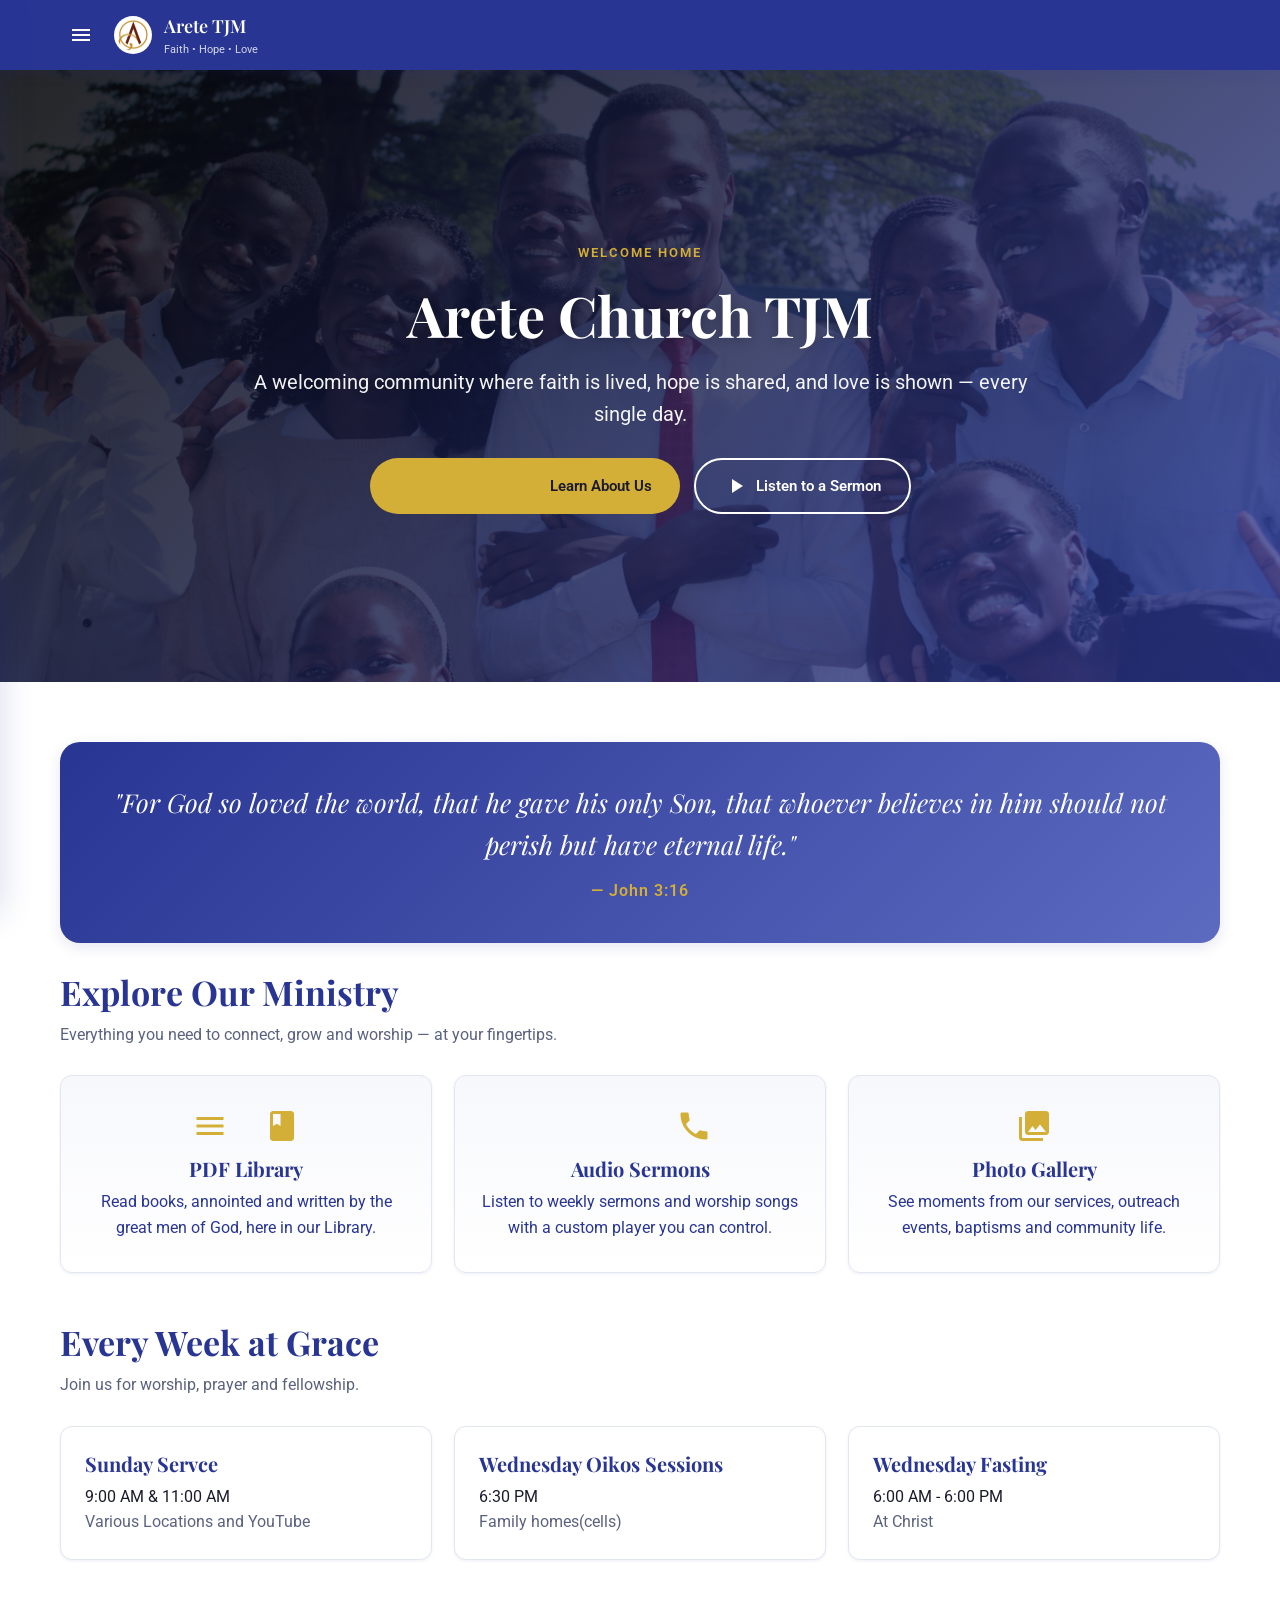
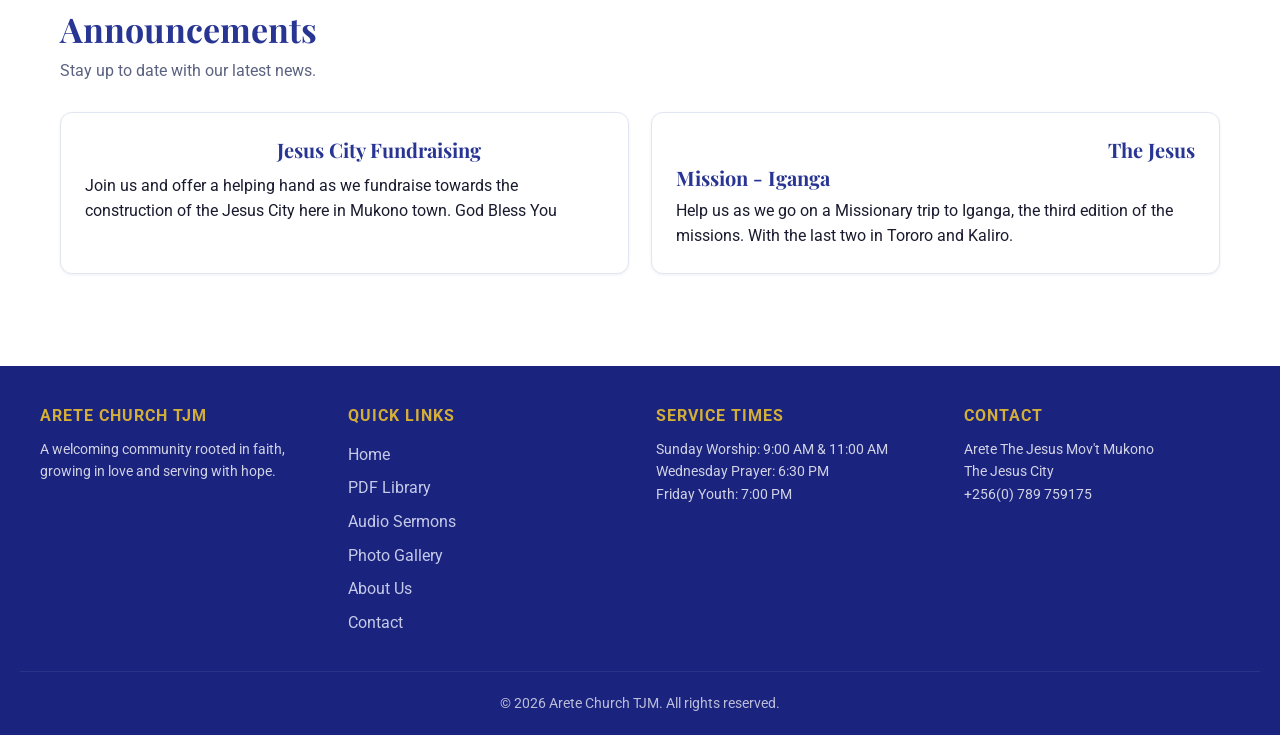
<file: index.html>
<!DOCTYPE html>
<html lang="en">
<head>
  <meta charset="UTF-8" />
  <meta name="viewport" content="width=device-width, initial-scale=1, viewport-fit=cover" />
  <meta name="theme-color" content="#283593" />
  <meta name="description" content="Arete Church TJM — a modern, welcoming church community. Read documents, listen to sermons, and view photos of our worship and outreach." />
  <title>Arete Church TJM — Faith, Hope & Love</title>
  <link rel="icon" type="image/png" href="assets/church-logo.png" />
  <link rel="manifest" href="manifest.json" />
  <link rel="preconnect" href="https://fonts.googleapis.com">
  <link rel="preconnect" href="https://fonts.gstatic.com" crossorigin>
  <link href="https://fonts.googleapis.com/css2?family=Playfair+Display:wght@600;700&family=Roboto:wght@400;500;600;700&display=swap" rel="stylesheet">
  <link href="https://fonts.googleapis.com/icon?family=Material+Icons" rel="stylesheet">
  <link rel="stylesheet" href="css/styles.css" />
</head>
<body>
  <main>
    <section class="hero">
      <div class="hero-inner">
        <span class="tag">Welcome Home</span>
        <h1>Arete Church TJM</h1>
        <p>A welcoming community where faith is lived, hope is shared, and love is shown — every single day.</p>
        <div class="btn-group">
          <a href="about.html" class="btn btn-primary"><span class="material-icons">church</span> Learn About Us</a>
          <a href="audio-library.html" class="btn btn-outline"><span class="material-icons">play_arrow</span> Listen to a Sermon</a>
        </div>
      </div>
    </section>

    <div class="container">
      <div class="scripture">
        <p class="quote">"For God so loved the world, that he gave his only Son, that whoever believes in him should not perish but have eternal life."</p>
        <p class="ref">— John 3:16</p>
      </div>

      <h2 class="section-title">Explore Our Ministry</h2>
      <p class="section-subtitle">Everything you need to connect, grow and worship — at your fingertips.</p>
      <div class="grid grid-3">
        <a href="pdf-library.html" class="card feature-card">
          <span class="material-icons icon">menu_book</span>
          <h3>PDF Library</h3>
          <p>Read books, annointed and written by the great men of God, here in our Library.</p>
        </a>
        <a href="audio-library.html" class="card feature-card">
          <span class="material-icons icon">headphones</span>
          <h3>Audio Sermons</h3>
          <p>Listen to weekly sermons and worship songs with a custom player you can control.</p>
        </a>
        <a href="gallery.html" class="card feature-card">
          <span class="material-icons icon">photo_library</span>
          <h3>Photo Gallery</h3>
          <p>See moments from our services, outreach events, baptisms and community life.</p>
        </a>
      </div>

      <h2 class="section-title" style="margin-top:48px">Every Week at Grace</h2>
      <p class="section-subtitle">Join us for worship, prayer and fellowship.</p>
      <div class="grid grid-3">
        <div class="card"><h3>Sunday Servce</h3><p>9:00 AM &amp; 11:00 AM<br><span style="color:var(--text-muted)">Various Locations and YouTube</span></p></div>
        <div class="card"><h3>Wednesday Oikos Sessions</h3><p>6:30 PM<br><span style="color:var(--text-muted)">Family homes(cells)</span></p></div>
        <div class="card"><h3>Wednesday Fasting</h3><p>6:00 AM - 6:00 PM<br><span style="color:var(--text-muted)">At Christ</span></p></div>
      </div>

      <h2 class="section-title" style="margin-top:48px">Announcements</h2>
      <p class="section-subtitle">Stay up to date with our latest news.</p>
      <div class="grid grid-2">
        <div class="card">
          <h3><span class="material-icons" style="vertical-align:middle;color:var(--gold)">campaign</span>Jesus City Fundraising</h3>
          <p>Join us and offer a helping hand as we fundraise towards the construction of the Jesus City here in Mukono town. God Bless You</p>
        </div>
        <div class="card">
          <h3><span class="material-icons" style="vertical-align:middle;color:var(--gold)">volunteer_activism</span>The Jesus Mission - Iganga</h3>
          <p>Help us as we go on a Missionary trip to Iganga, the third edition of the missions. With the last two in Tororo and Kaliro.</p>
        </div>
      </div>
    </div>
  </main>

  <script src="js/app.js"></script>
  <script>buildShell('index.html');</script>
</body>
</html>
</file>
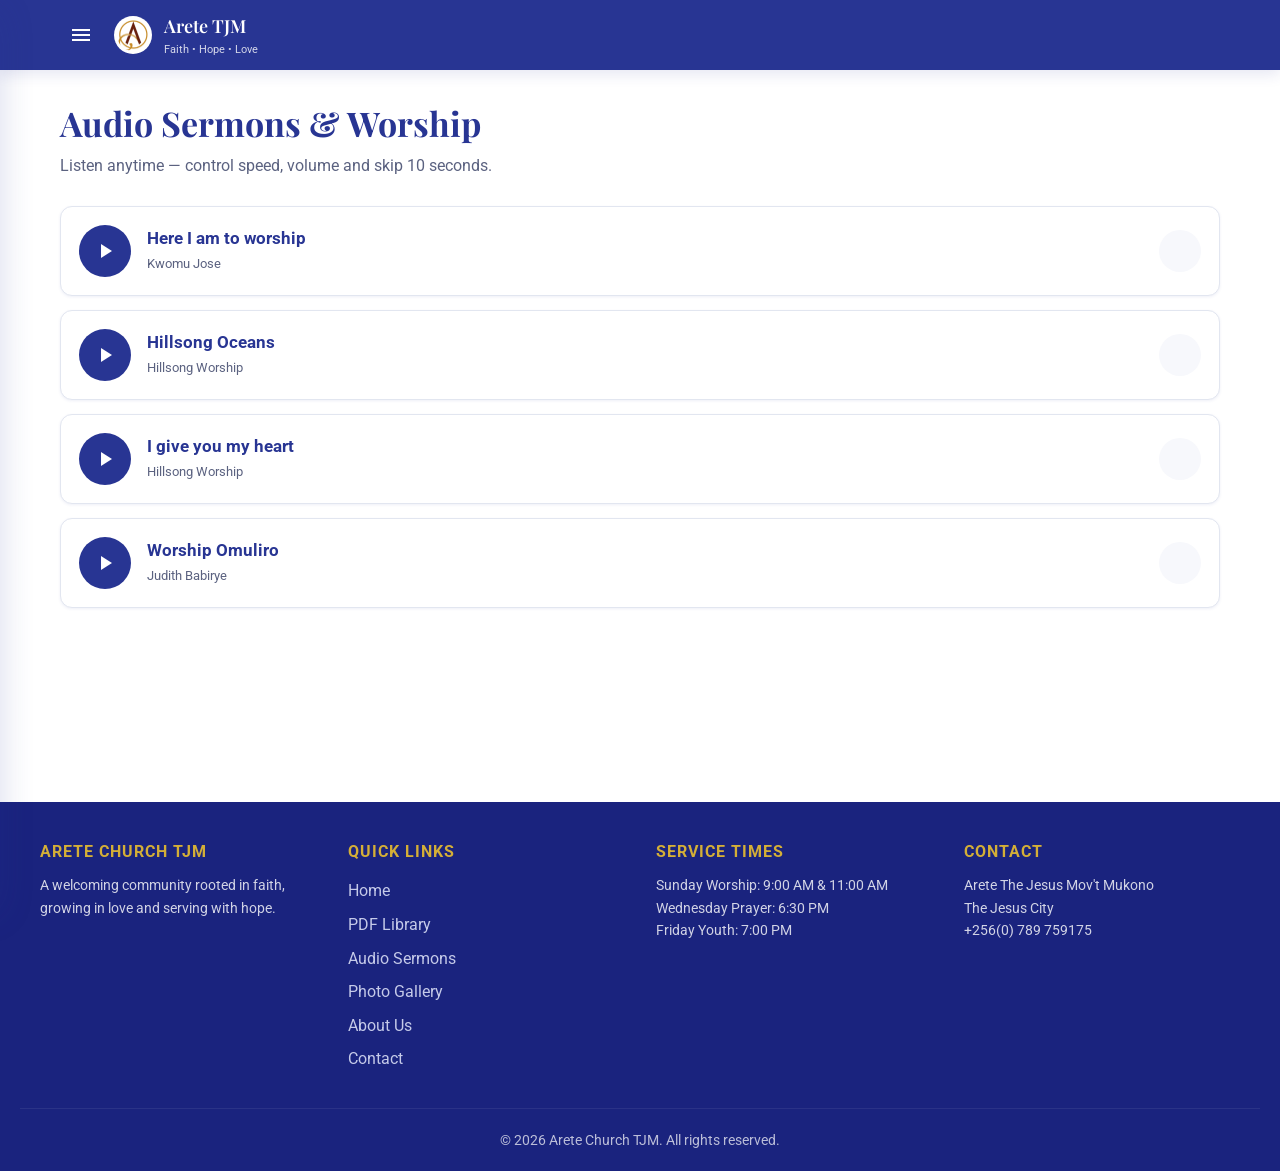
<file: audio-library.html>
<!DOCTYPE html>
<html lang="en">
<head>
  <meta charset="UTF-8" />
  <meta name="viewport" content="width=device-width, initial-scale=1" />
  <meta name="theme-color" content="#283593" />
  <meta name="description" content="Listen to sermons and worship music from Arete Church TJM with our custom audio player." />
  <title>Audio Library — Arete Church TJM</title>
  <link rel="icon" type="image/png" href="assets/church-logo.png" />
  <link href="https://fonts.googleapis.com/css2?family=Playfair+Display:wght@600;700&family=Roboto:wght@400;500;600;700&display=swap" rel="stylesheet">
  <link href="https://fonts.googleapis.com/icon?family=Material+Icons" rel="stylesheet">
  <link rel="stylesheet" href="css/styles.css" />
</head>
<body>
  <main class="container" style="padding-bottom:120px">
    <h1 class="section-title">Audio Sermons & Worship</h1>
    <p class="section-subtitle">Listen anytime — control speed, volume and skip 10 seconds.</p>

    <div id="audioList"></div>

  </main>

  <div class="player-bar" id="playerBar">
    <div class="info">
      <strong id="pTitle">—</strong>
      <span id="pSpeaker">—</span>
    </div>
    <div class="controls">
      <button id="pBack" title="Back 10s"><span class="material-icons">replay_10</span></button>
      <button id="pPlay" class="main"><span class="material-icons" id="pIcon">play_arrow</span></button>
      <button id="pFwd" title="Forward 10s"><span class="material-icons">forward_10</span></button>
      <button id="pStop" title="Stop"><span class="material-icons">stop</span></button>
    </div>
    <div class="progress-row">
      <span id="pCur">0:00</span>
      <input type="range" id="pSeek" value="0" min="0" max="100" step="0.1" />
      <span id="pDur">0:00</span>
    </div>
    <div class="controls">
      <span class="material-icons" style="color:var(--text-muted)">volume_up</span>
      <input type="range" id="pVol" min="0" max="1" step="0.05" value="1" />
      <select id="pRate" title="Playback speed">
        <option>0.5</option><option>0.75</option><option selected>1</option>
        <option>1.25</option><option>1.5</option><option>2</option>
      </select>
    </div>
  </div>

  <audio id="audioEl" preload="metadata"></audio>

  <script src="js/app.js"></script>
  <script>
    buildShell('audio-library.html');

    const tracks = [
      { title: 'Here I am to worship',         speaker: 'Kwomu Jose',       src: 'audio/here i am to worship.mp3' },
      { title: 'Hillsong Oceans',              speaker: 'Hillsong Worship', src: 'audio/hillsong_oceans_drill_remix_mp3_29811.mp3' },
      { title: 'I give you my heart',          speaker: 'Hillsong Worship', src: 'audio/lord_i_give_you_my_heart_hillsong_song_of_praise_and_worship_mp3_26285 (1).mp3' },
      { title: 'Worship Omuliro',              speaker: 'Judith Babirye',   src: 'audio/worship omuliro.mp3' },
    ];

    const list = document.getElementById('audioList');
    list.innerHTML = tracks.map((t, i) => `
      <div class="audio-item">
        <button class="play-btn" data-idx="${i}" title="Play"><span class="material-icons">play_arrow</span></button>
        <div class="meta">
          <h4>${t.title}</h4>
          <p>${t.speaker}</p>
        </div>
        <a class="icon-btn" style="color:var(--primary);background:var(--surface)" href="${t.src}" download title="Download">
          <span class="material-icons">download</span>
        </a>
      </div>
    `).join('');

    const audio = document.getElementById('audioEl');
    const bar = document.getElementById('playerBar');
    const pIcon = document.getElementById('pIcon');
    const pTitle = document.getElementById('pTitle');
    const pSpeaker = document.getElementById('pSpeaker');
    const pSeek = document.getElementById('pSeek');
    const pCur = document.getElementById('pCur');
    const pDur = document.getElementById('pDur');

    function fmt(s) { if (!isFinite(s)) return '0:00'; const m = Math.floor(s/60), x = Math.floor(s%60); return `${m}:${x.toString().padStart(2,'0')}`; }

    list.addEventListener('click', e => {
      const btn = e.target.closest('.play-btn');
      if (!btn) return;
      const t = tracks[+btn.dataset.idx];
      if (audio.src.endsWith(t.src)) { togglePlay(); return; }
      audio.src = t.src;
      pTitle.textContent = t.title; pSpeaker.textContent = t.speaker;
      bar.classList.add('active');
      audio.play().catch(() => toast('Audio file not found. Add MP3s in /audio/.'));
    });

    function togglePlay() { audio.paused ? audio.play() : audio.pause(); }
    document.getElementById('pPlay').onclick = togglePlay;
    document.getElementById('pBack').onclick = () => audio.currentTime = Math.max(0, audio.currentTime - 10);
    document.getElementById('pFwd').onclick  = () => audio.currentTime = Math.min(audio.duration || 0, audio.currentTime + 10);
    document.getElementById('pStop').onclick = () => { audio.pause(); audio.currentTime = 0; };
    document.getElementById('pVol').oninput  = e => audio.volume = +e.target.value;
    document.getElementById('pRate').onchange = e => audio.playbackRate = +e.target.value;
    pSeek.oninput = e => { if (audio.duration) audio.currentTime = (e.target.value / 100) * audio.duration; };

    audio.addEventListener('play',  () => pIcon.textContent = 'pause');
    audio.addEventListener('pause', () => pIcon.textContent = 'play_arrow');
    audio.addEventListener('timeupdate', () => {
      pCur.textContent = fmt(audio.currentTime);
      pDur.textContent = fmt(audio.duration);
      if (audio.duration) pSeek.value = (audio.currentTime / audio.duration) * 100;
    });
    audio.addEventListener('error', () => toast('Audio file not found. Add MP3s in /audio/.'));
  </script>
</body>
</html>
</file>
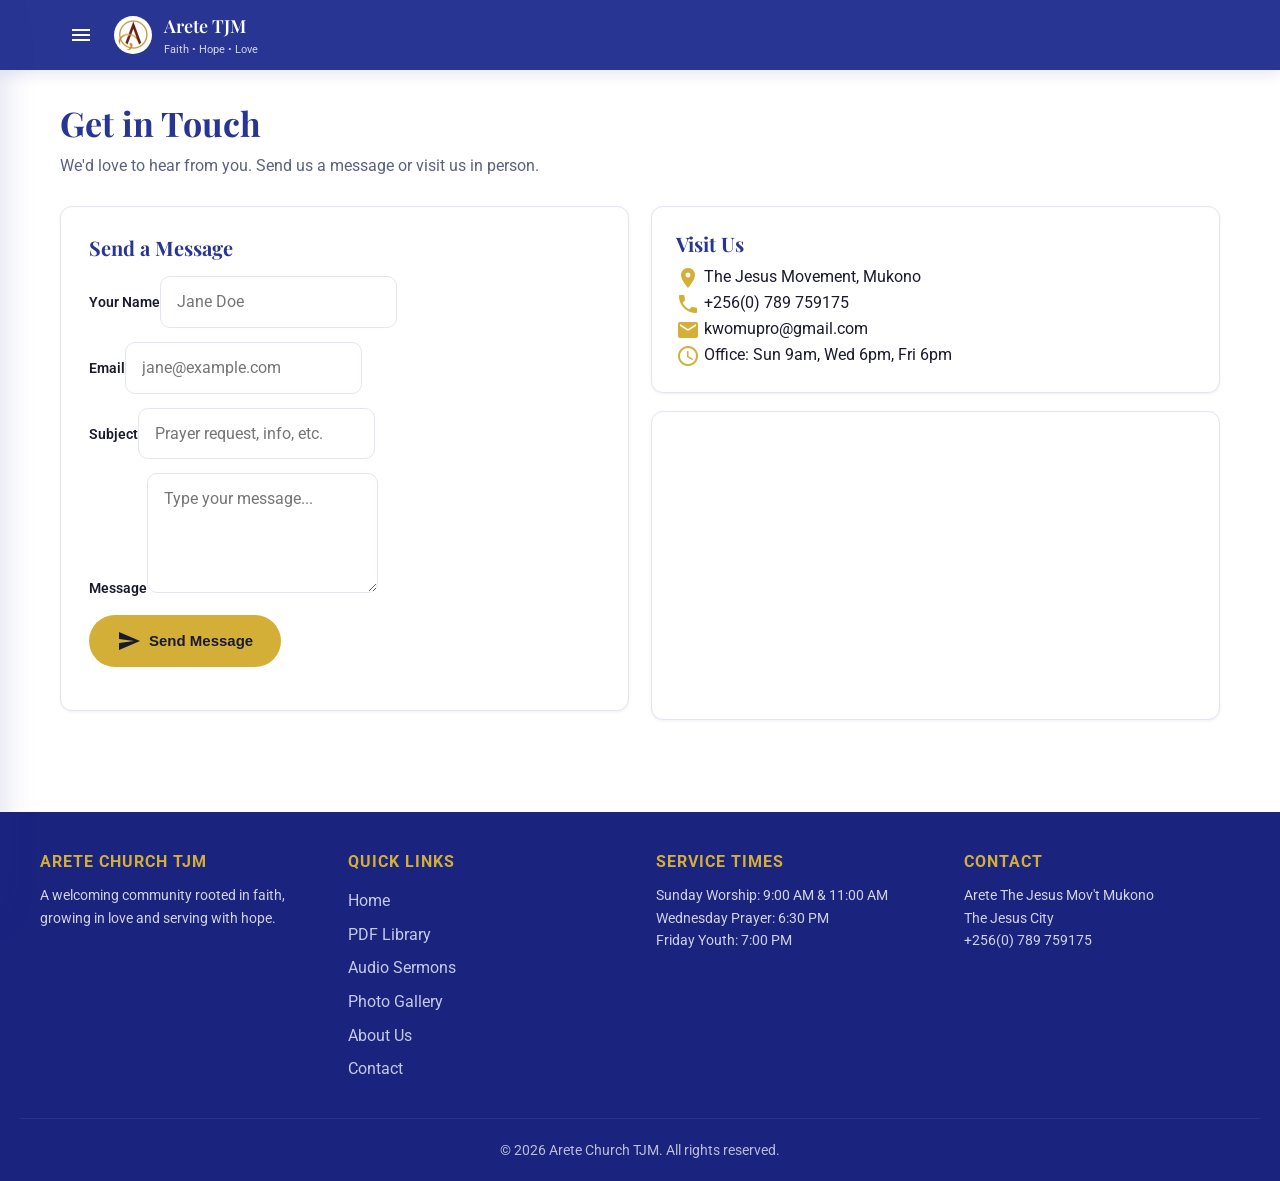
<file: contact.html>
<!DOCTYPE html>
<html lang="en">
<head>
  <meta charset="UTF-8" />
  <meta name="viewport" content="width=device-width, initial-scale=1" />
  <meta name="theme-color" content="#283593" />
  <meta name="description" content="Contact Arete Church TJM — visit us, send a message, or find our location on the map." />
  <title>Contact — Arete Church TJM</title>
  <link rel="icon" type="image/png" href="assets/church-logo.png" />
  <link href="https://fonts.googleapis.com/css2?family=Playfair+Display:wght@600;700&family=Roboto:wght@400;500;600;700&display=swap" rel="stylesheet">
  <link href="https://fonts.googleapis.com/icon?family=Material+Icons" rel="stylesheet">
  <link rel="stylesheet" href="css/styles.css" />
</head>
<body>
  <main class="container">
    <h1 class="section-title">Get in Touch</h1>
    <p class="section-subtitle">We'd love to hear from you. Send us a message or visit us in person.</p>

    <div class="grid grid-2" style="align-items:start">
      <div class="card" style="padding:28px">
        <h3 style="margin-bottom:16px">Send a Message</h3>
        <form action="https://api.web3forms.com/submit" method="POST" id="contactForm">
  <!-- Insert your Web3Forms Access Key here -->
          <input type="hidden" id="access_key" value="52373023-1542-473b-8df9-08b5ec4f4f44">
          <div><label for="name">Your Name</label><input id="name" name="name" required placeholder="Jane Doe" /></div>
          <div><label for="email">Email</label><input id="email" name="email" type="email" required placeholder="jane@example.com" /></div>
          <div><label for="subject">Subject</label><input id="subject" name="subject" required placeholder="Prayer request, info, etc." /></div>
          <div><label for="message">Message</label><textarea id="message" name="message" required placeholder="Type your message..."></textarea></div>
          <button type="submit" class="btn btn-primary" style="justify-self:start"><span class="material-icons">send</span> Send Message</button>
      </form>

<div id="formResult" style="margin-top: 15px; font-weight: bold;"></div>

      </div>

      <div>
        <div class="card" style="padding:24px;margin-bottom:18px">
          <h3>Visit Us</h3>
          <p style="margin-top:8px"><span class="material-icons" style="vertical-align:middle;color:var(--gold)">place</span> The Jesus Movement, Mukono</p>
          <p><span class="material-icons" style="vertical-align:middle;color:var(--gold)">phone</span> +256(0) 789 759175</p>
          <p><span class="material-icons" style="vertical-align:middle;color:var(--gold)">mail</span> kwomupro@gmail.com</p>
          <p><span class="material-icons" style="vertical-align:middle;color:var(--gold)">schedule</span> Office: Sun 9am, Wed 6pm, Fri 6pm</p>
        </div>
        <div class="card" style="padding:0;overflow:hidden">
          <iframe
            title="Map"
            style="width:100%;height:300px;border:0"
            src="https://www.openstreetmap.org/export/embed.html?bbox=-0.13%2C51.50%2C-0.11%2C51.51&layer=mapnik"
            loading="lazy"></iframe>
        </div>
      </div>
    </div>
  </main>

  <script src="js/app.js"></script>
  <script>
    buildShell('contact.html');
    document.getElementById('contactForm').addEventListener('submit', e => {
      e.preventDefault();
      toast('✓ Thank you! Your message has been sent.');
      e.target.reset();
    });
  </script>

  <script>
        document.getElementById('contactForm').addEventListener('submit', function(e) {
        e.preventDefault(); // Stops page reload
        
        const resultDiv = document.getElementById('formResult');
        resultDiv.textContent = "Sending...";
        resultDiv.style.color = "var(--text-muted)";

        // Capture the inputs manually
        const formData = {
            access_key: document.getElementById('access_key').value,
            name: document.getElementById('name').value,
            email: document.getElementById('email').value,
            subject: document.getElementById('subject').value,
            message: document.getElementById('message').value
        };

        // Send data to the email API endpoint
        fetch('https://api.web3forms.com/submit', {
            method: 'POST',
            headers: {
                'Content-Type': 'application/json',
                'Accept': 'application/json'
            },
            body: JSON.stringify(formData)
        })
        .then(async (response) => {
            let json = await response.json();
            if (response.status == 200) {
                resultDiv.textContent = "Message sent successfully!";
                resultDiv.style.color = "green";
                document.getElementById('contactForm').reset(); // Clear form fields
            } else {
                resultDiv.textContent = json.message || "Something went wrong.";
                resultDiv.style.color = "red";
            }
        })
        .catch(error => {
            resultDiv.textContent = "Network error. Please try again later.";
            resultDiv.style.color = "red";
        });
    });
  </script>
</body>
</html>
</file>
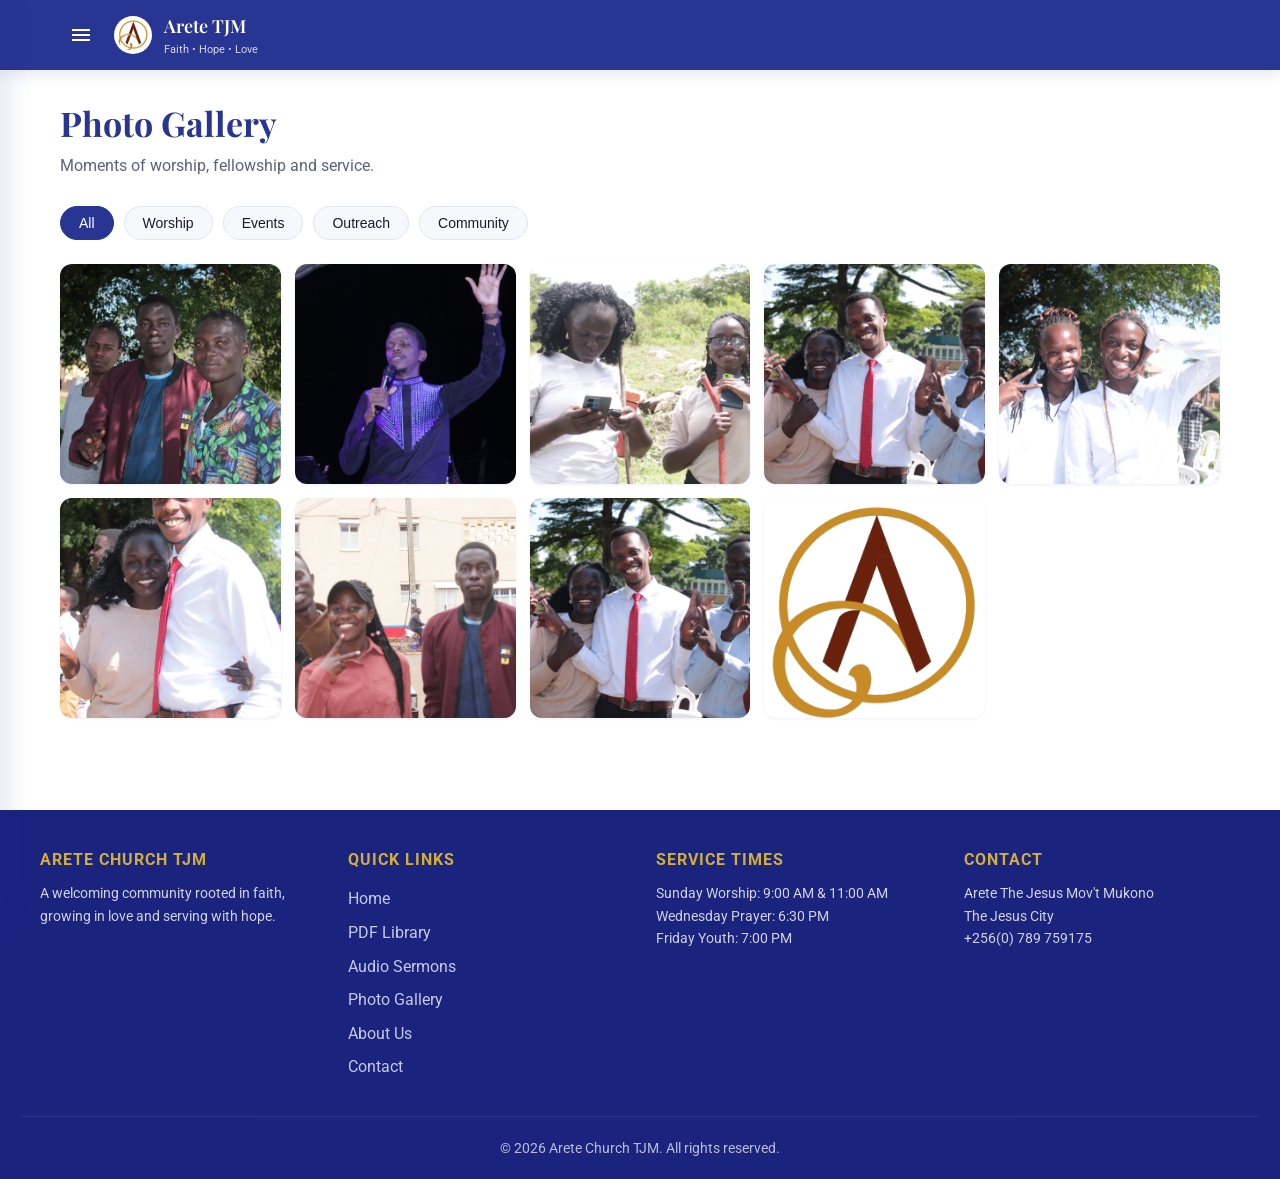
<file: gallery.html>
<!DOCTYPE html>
<html lang="en">
<head>
  <meta charset="UTF-8" />
  <meta name="viewport" content="width=device-width, initial-scale=1" />
  <meta name="theme-color" content="#283593" />
  <meta name="description" content="Browse photos from Arete Church TJM worship services, baptisms, outreach and community events." />
  <title>Photo Gallery — Arete Church TJM</title>
  <link rel="icon" type="image/png" href="assets/church-logo.png" />
  <link href="https://fonts.googleapis.com/css2?family=Playfair+Display:wght@600;700&family=Roboto:wght@400;500;600;700&display=swap" rel="stylesheet">
  <link href="https://fonts.googleapis.com/icon?family=Material+Icons" rel="stylesheet">
  <link rel="stylesheet" href="css/styles.css" />
</head>
<body>
  <main class="container">
    <h1 class="section-title">Photo Gallery</h1>
    <p class="section-subtitle">Moments of worship, fellowship and service.</p>

    <div class="gallery-filters" id="filters">
      <button class="chip active" data-cat="all">All</button>
      <button class="chip" data-cat="worship">Worship</button>
      <button class="chip" data-cat="events">Events</button>
      <button class="chip" data-cat="outreach">Outreach</button>
      <button class="chip" data-cat="community">Community</button>
    </div>

    <div class="gallery" id="gallery"></div>
  </main>

  <div class="lightbox" id="lightbox">
    <button class="lb-close" aria-label="Close">✕</button>
    <button class="lb-prev" aria-label="Previous">‹</button>
    <img id="lbImage" alt="" />
    <button class="lb-next" aria-label="Next">›</button>
    <div class="lb-caption" id="lbCaption"></div>
  </div>

  <script src="js/app.js"></script>
  <script>
    buildShell('gallery.html');

    const photos = [
      { src: 'assets/gallery-11.jpg', cat: 'worship',   caption: 'Sunday Worship Service' },
      { src: 'assets/gallery-12.jpg', cat: 'events',    caption: 'Christmas Eve Service' },
      { src: 'assets/gallery-13.jpg', cat: 'community', caption: 'Fellowship Gathering' },
      { src: 'assets/gallery-10.jpg', cat: 'outreach',  caption: 'Community Outreach' },
      { src: 'assets/gallery-9.jpg', cat: 'worship',   caption: 'Choir Performance' },
      { src: 'assets/gallery-14.jpg', cat: 'events',    caption: 'Baptism Sunday' },
      { src: 'assets/gallery-15.jpg', cat: 'community', caption: 'Youth Ministry Night' },
      { src: 'assets/gallery-10.jpg', cat: 'outreach', caption: 'Youth Ministry' },
      { src: 'assets/church-logo.png', cat: 'outreach',  caption: 'Food Drive Volunteers' },
    ];

    const gallery = document.getElementById('gallery');
    let filtered = [...photos];
    let current = 0;

    function render(cat) {
      filtered = cat === 'all' ? [...photos] : photos.filter(p => p.cat === cat);
      gallery.innerHTML = filtered.map((p, i) =>
        `<img src="${p.src}" alt="${p.caption}" loading="lazy" data-index="${i}">`
      ).join('');
    }

    document.getElementById('filters').addEventListener('click', e => {
      if (!e.target.matches('.chip')) return;
      document.querySelectorAll('.chip').forEach(c => c.classList.remove('active'));
      e.target.classList.add('active');
      render(e.target.dataset.cat);
    });

    const lb = document.getElementById('lightbox');
    const lbImg = document.getElementById('lbImage');
    const lbCap = document.getElementById('lbCaption');

    gallery.addEventListener('click', e => {
      if (e.target.tagName !== 'IMG') return;
      current = +e.target.dataset.index;
      show();
    });
    function show() {
      lbImg.src = filtered[current].src;
      lbCap.textContent = filtered[current].caption;
      lb.classList.add('open');
    }
    lb.querySelector('.lb-close').onclick = () => lb.classList.remove('open');
    lb.querySelector('.lb-prev').onclick = () => { current = (current - 1 + filtered.length) % filtered.length; show(); };
    lb.querySelector('.lb-next').onclick = () => { current = (current + 1) % filtered.length; show(); };
    lb.addEventListener('click', e => { if (e.target === lb) lb.classList.remove('open'); });
    document.addEventListener('keydown', e => {
      if (!lb.classList.contains('open')) return;
      if (e.key === 'Escape') lb.classList.remove('open');
      if (e.key === 'ArrowLeft') lb.querySelector('.lb-prev').click();
      if (e.key === 'ArrowRight') lb.querySelector('.lb-next').click();
    });

    render('all');
  </script>
</body>
</html>
</file>
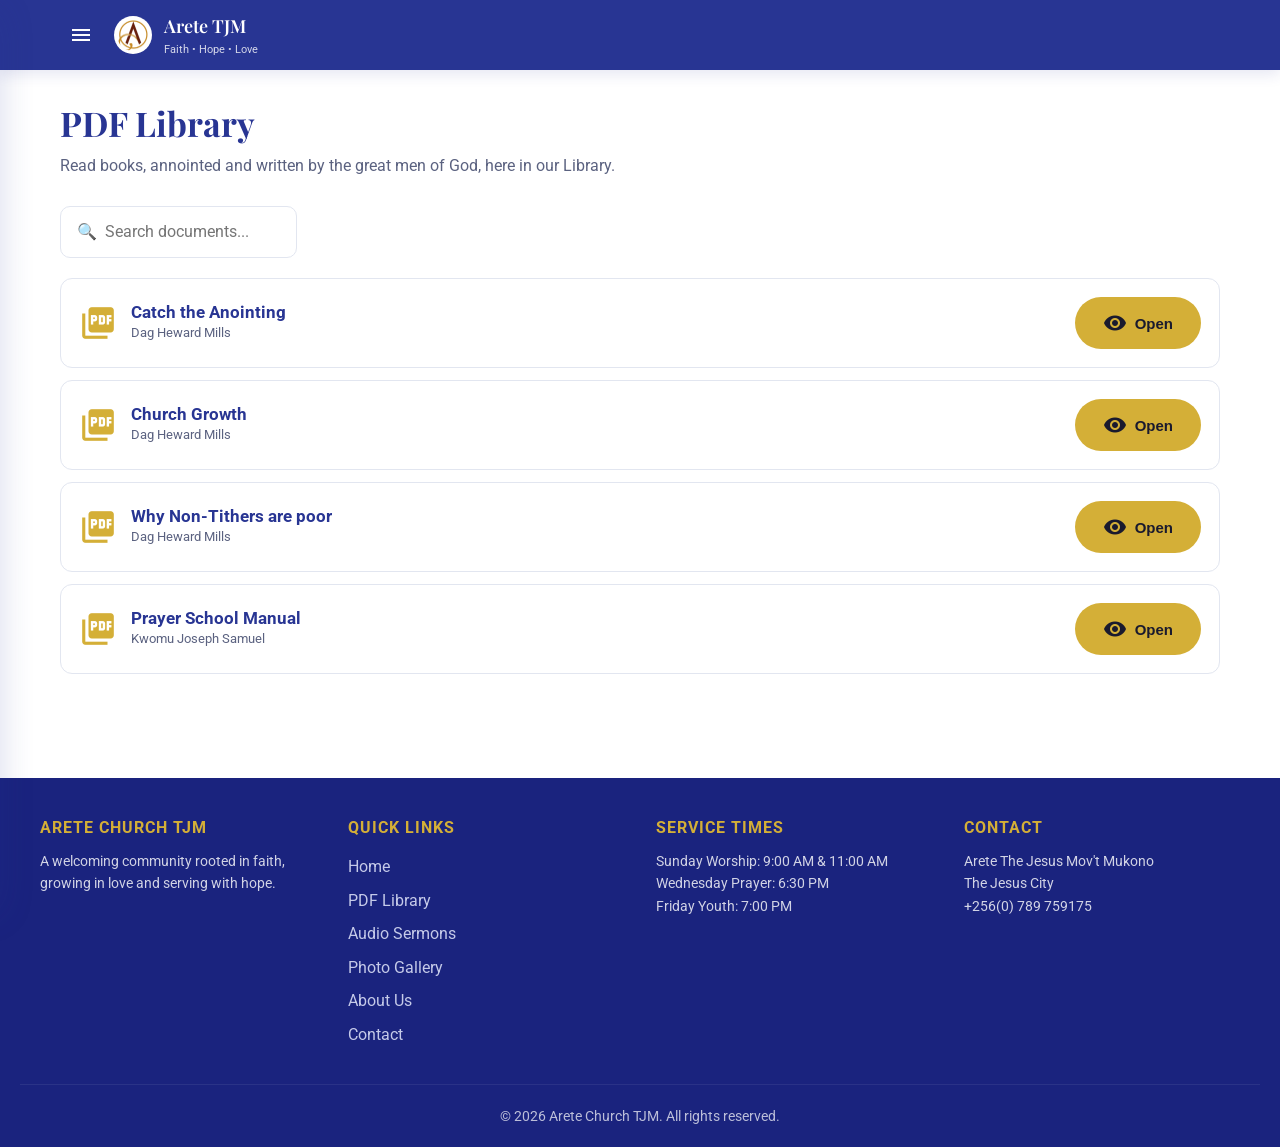
<file: pdf-library.html>
<!DOCTYPE html>
<html lang="en">
<head>
  <meta charset="UTF-8" />
  <meta name="viewport" content="width=device-width, initial-scale=1" />
  <meta name="theme-color" content="#283593" />
  <meta name="description" content="Read devotionals, study guides and church bulletins in the Arete Church TJM PDF Library." />
  <title>PDF Library — Arete Church TJM</title>
  <link rel="icon" type="image/png" href="assets/church-logo.png" />
  <link href="https://fonts.googleapis.com/css2?family=Playfair+Display:wght@600;700&family=Roboto:wght@400;500;600;700&display=swap" rel="stylesheet">
  <link href="https://fonts.googleapis.com/icon?family=Material+Icons" rel="stylesheet">
  <link rel="stylesheet" href="css/styles.css" />
</head>
<body>
  <main class="container">
    <h1 class="section-title">PDF Library</h1>
    <p class="section-subtitle">Read books, annointed and written by the great men of God, here in our Library.</p>

    <input type="search" id="search" placeholder="🔍  Search documents..." style="margin-bottom:20px" />

    <div class="pdf-list" id="pdfList"></div>

    <div id="viewer" style="display:none;margin-top:24px">
      <div style="display:flex;gap:10px;align-items:center;margin-bottom:12px;flex-wrap:wrap">
        <button class="btn btn-primary" id="closeViewer"><span class="material-icons">close</span> Close</button>
        <a id="downloadLink" class="btn btn-outline" style="color:var(--primary);border-color:var(--primary)" download>
          <span class="material-icons">download</span> Download
        </a>
        <strong id="viewerTitle" style="color:var(--primary)"></strong>
      </div>
      <iframe id="pdfFrame" style="width:100%;height:80vh;border:1px solid var(--border);border-radius:var(--radius)"></iframe>
    </div>

  <script src="js/app.js"></script>
  <script>
    buildShell('pdf-library.html');

    const docs = [
      { title: 'Catch the Anointing',    desc: 'Dag Heward Mills',              file: 'pdfs/Catch the Anointing - Dag Heward-Mills.pdf' },
      { title: 'Church Growth',       desc: 'Dag Heward Mills',   file: 'pdfs/Church_Growth_-_Dag_Heward-M (1).pdf' },
      { title: 'Why Non-Tithers are poor',  desc: 'Dag Heward Mills',          file: 'pdfs/Why-Non-Tithing-Christians-Become-Poor-a-Dag-Heward-Mills.pdf' },
      { title: 'Prayer School Manual',     desc: 'Kwomu Joseph Samuel',           file: 'pdfs/Prayer school manual.pdf' },
    ];

    const list = document.getElementById('pdfList');
    const viewer = document.getElementById('viewer');
    const frame = document.getElementById('pdfFrame');
    const search = document.getElementById('search');

    function render(q = '') {
      const filtered = docs.filter(d => d.title.toLowerCase().includes(q.toLowerCase()));
      list.innerHTML = filtered.map(d => `
        <div class="pdf-item" data-file="${d.file}" data-title="${d.title}">
          <span class="material-icons pdf-icon">picture_as_pdf</span>
          <div class="pdf-meta">
            <h4>${d.title}</h4>
            <p>${d.desc}</p>
          </div>
          <button class="btn btn-primary"><span class="material-icons">visibility</span> Open</button>
        </div>
      `).join('') || `<p style="color:var(--text-muted)">No documents match "${q}".</p>`;
    }

    list.addEventListener('click', e => {
      const item = e.target.closest('.pdf-item');
      if (!item) return;
      const file = item.dataset.file;
      frame.src = file;
      document.getElementById('viewerTitle').textContent = item.dataset.title;
      document.getElementById('downloadLink').href = file;
      viewer.style.display = 'block';
      localStorage.setItem('lastPdf', file);
      viewer.scrollIntoView({ behavior: 'smooth' });
    });

    document.getElementById('closeViewer').onclick = () => {
      viewer.style.display = 'none'; frame.src = '';
    };
    search.addEventListener('input', e => render(e.target.value));

    render();
    const last = localStorage.getItem('lastPdf');
    if (last) toast('Tip: your last opened document is remembered.');
  </script>
</body>
</html>
</file>
<file: css/styles.css>
/* Arete Church TJM — Static Site
   Theme: Indigo-blue + Gold accents, Material Design inspired */

:root {
  --primary: #283593;        /* royal indigo blue */
  --primary-dark: #1a237e;
  --primary-light: #5c6bc0;
  --gold: #d4af37;
  --gold-light: #f1c40f;
  --bg: #ffffff;
  --surface: #f7f8fc;
  --surface-2: #eef1f8;
  --text: #1a1a2e;
  --text-muted: #5b6280;
  --border: #e2e6f0;
  --shadow-sm: 0 1px 3px rgba(40, 53, 147, 0.08);
  --shadow-md: 0 4px 14px rgba(40, 53, 147, 0.12);
  --shadow-lg: 0 12px 32px rgba(40, 53, 147, 0.18);
  --radius: 12px;
  --radius-lg: 20px;
  --transition: 0.25s ease;
}

[data-theme="dark"] {
  --bg: #0f1226;
  --surface: #181c3a;
  --surface-2: #222853;
  --text: #f0f2ff;
  --text-muted: #a4abd0;
  --border: #2a2f55;
}

* { box-sizing: border-box; margin: 0; padding: 0; }

html { scroll-behavior: smooth; }

body {
  font-family: 'Roboto', 'Segoe UI', system-ui, -apple-system, sans-serif;
  background: var(--bg);
  color: var(--text);
  line-height: 1.6;
  -webkit-font-smoothing: antialiased;
  transition: background var(--transition), color var(--transition);
}

h1, h2, h3, h4 {
  font-family: 'Playfair Display', Georgia, serif;
  font-weight: 700;
  line-height: 1.25;
  color: var(--text);
}

a { color: var(--primary); text-decoration: none; transition: color var(--transition); }
a:hover { color: var(--gold); }

img { max-width: 100%; display: block; }

/* ===== App Bar ===== */
.appbar {
  position: sticky; top: 0; z-index: 100;
  background: var(--primary);
  color: #fff;
  box-shadow: var(--shadow-md);
}
.appbar-inner {
  max-width: 1200px; margin: 0 auto;
  display: flex; align-items: center; gap: 12px;
  padding: 12px 20px;
}
.brand {
  display: flex; align-items: center; gap: 12px;
  color: #fff; font-weight: 600; font-size: 18px;
  font-family: 'Playfair Display', serif;
}
.brand img { width: 38px; height: 38px; border-radius: 50%; background: #fff; padding: 3px; }
.brand small { display: block; font-size: 11px; opacity: 0.8; font-weight: 400; font-family: 'Roboto', sans-serif; }
.spacer { flex: 1; }

.icon-btn {
  background: transparent; border: 0; color: #fff;
  width: 42px; height: 42px; border-radius: 50%;
  cursor: pointer; font-size: 22px;
  display: inline-flex; align-items: center; justify-content: center;
  transition: background var(--transition);
}
.icon-btn:hover { background: rgba(255,255,255,0.15); }

/* ===== Nav Drawer ===== */
.drawer-overlay {
  position: fixed; inset: 0; background: rgba(0,0,0,0.5);
  opacity: 0; pointer-events: none; transition: opacity var(--transition);
  z-index: 200;
}
.drawer-overlay.open { opacity: 1; pointer-events: auto; }
.drawer {
  position: fixed; top: 0; left: 0; bottom: 0;
  width: 280px; max-width: 80vw;
  background: var(--bg); color: var(--text);
  box-shadow: var(--shadow-lg);
  transform: translateX(-100%); transition: transform var(--transition);
  z-index: 201;
  display: flex; flex-direction: column;
}
.drawer.open { transform: translateX(0); }
.drawer-head {
  background: linear-gradient(135deg, var(--primary) 0%, var(--primary-light) 100%);
  color: #fff; padding: 24px 20px;
}
.drawer-head h3 { color: #fff; font-size: 20px; }
.drawer-head p { font-size: 13px; opacity: 0.85; }
.drawer-nav { padding: 12px 0; flex: 1; overflow-y: auto; }
.drawer-nav a {
  display: flex; align-items: center; gap: 14px;
  padding: 14px 20px; color: var(--text);
  border-left: 3px solid transparent;
  transition: background var(--transition), border-color var(--transition);
}
.drawer-nav a:hover { background: var(--surface); }
.drawer-nav a.active { background: var(--surface); border-left-color: var(--gold); color: var(--primary); font-weight: 600; }
.drawer-nav .material-icons { color: var(--primary); }

/* ===== Containers ===== */
.container { max-width: 1200px; margin: 0 auto; padding: 32px 20px; }
.section-title {
  font-size: clamp(24px, 4vw, 34px);
  margin-bottom: 8px; color: var(--primary);
}
.section-subtitle { color: var(--text-muted); margin-bottom: 28px; font-size: 16px; }

/* ===== Hero ===== */
.hero {
  position: relative; min-height: 68vh;
  display: flex; align-items: center; justify-content: center;
  text-align: center; color: #fff;
  background: linear-gradient(135deg, rgba(0, 0, 0, 0.85), rgba(40,53,147,0.75)),
              url('../assets/hero-church.jpg') center/cover no-repeat;
  padding: 60px 20px;
}
.hero-inner { max-width: 800px; }
.hero h1 {
  font-size: clamp(34px, 6vw, 56px);
  color: #fff; margin-bottom: 16px;
  text-shadow: 0 2px 14px rgba(0,0,0,0.3);
}
.hero p { font-size: clamp(16px, 2.2vw, 20px); opacity: 0.95; margin-bottom: 28px; }
.hero .tag { display: inline-block; color: var(--gold); font-weight: 600; letter-spacing: 2px; margin-bottom: 16px; text-transform: uppercase; font-size: 13px; }

.btn {
  display: inline-flex; align-items: center; gap: 8px;
  padding: 14px 28px; border-radius: 50px;
  font-weight: 600; font-size: 15px;
  cursor: pointer; border: 0;
  transition: transform var(--transition), box-shadow var(--transition);
  text-decoration: none;
}
.btn:hover { transform: translateY(-2px); box-shadow: var(--shadow-lg); }
.btn-primary { background: var(--gold); color: #1a1a2e; }
.btn-primary:hover { color: #1a1a2e; background: var(--gold-light); }
.btn-outline { background: transparent; color: #fff; border: 2px solid #fff; }
.btn-outline:hover { background: #fff; color: var(--primary); }
.btn-group { display: flex; gap: 14px; justify-content: center; flex-wrap: wrap; }

/* ===== Cards ===== */
.grid { display: grid; gap: 22px; }
.grid-2 { grid-template-columns: repeat(auto-fit, minmax(280px, 1fr)); }
.grid-3 { grid-template-columns: repeat(auto-fit, minmax(260px, 1fr)); }
.grid-4 { grid-template-columns: repeat(auto-fit, minmax(220px, 1fr)); }

.card {
  background: var(--bg);
  border: 1px solid var(--border);
  border-radius: var(--radius);
  padding: 24px;
  box-shadow: var(--shadow-sm);
  transition: transform var(--transition), box-shadow var(--transition);
}
.card:hover { transform: translateY(-4px); box-shadow: var(--shadow-md); }
.card h3 { color: var(--primary); margin-bottom: 8px; font-size: 20px; }
.card .icon { font-size: 36px; color: var(--gold); margin-bottom: 12px; }

.feature-card {
  text-align: center; padding: 32px 22px;
  background: linear-gradient(180deg, var(--surface) 0%, var(--bg) 100%);
}

/* Scripture banner */
.scripture {
  background: linear-gradient(135deg, var(--primary) 0%, var(--primary-light) 100%);
  color: #fff;
  padding: 40px 28px;
  border-radius: var(--radius-lg);
  margin: 28px 0;
  text-align: center;
  box-shadow: var(--shadow-md);
}
.scripture .quote { font-family: 'Playfair Display', serif; font-size: clamp(20px, 3vw, 26px); font-style: italic; margin-bottom: 12px; }
.scripture .ref { color: var(--gold); font-weight: 600; letter-spacing: 1px; }

/* ===== Footer ===== */
footer {
  background: var(--primary-dark); color: #fff;
  padding: 40px 20px 20px; margin-top: 60px;
}
footer .footer-inner { max-width: 1200px; margin: 0 auto; display: grid; grid-template-columns: repeat(auto-fit, minmax(220px, 1fr)); gap: 32px; }
footer h4 { color: var(--gold); margin-bottom: 12px; font-size: 16px; font-family: 'Roboto', sans-serif; text-transform: uppercase; letter-spacing: 1px; }
footer a { color: #c5cae9; display: block; padding: 4px 0; }
footer a:hover { color: var(--gold); }
.copyright { text-align: center; margin-top: 32px; padding-top: 20px; border-top: 1px solid rgba(255,255,255,0.1); opacity: 0.7; font-size: 14px; }

/* ===== Gallery ===== */
.gallery-filters { display: flex; gap: 10px; flex-wrap: wrap; margin-bottom: 24px; }
.chip {
  padding: 8px 18px; border-radius: 50px;
  background: var(--surface); color: var(--text);
  border: 1px solid var(--border); cursor: pointer;
  transition: all var(--transition); font-size: 14px;
}
.chip.active, .chip:hover { background: var(--primary); color: #fff; border-color: var(--primary); }

.gallery { display: grid; grid-template-columns: repeat(auto-fill, minmax(220px, 1fr)); gap: 14px; }
.gallery img { width: 100%; height: 220px; object-fit: cover; border-radius: var(--radius); cursor: pointer; transition: transform var(--transition); box-shadow: var(--shadow-sm); }
.gallery img:hover { transform: scale(1.03); box-shadow: var(--shadow-md); }

/* Lightbox */
.lightbox {
  position: fixed; inset: 0; background: rgba(0,0,0,0.92);
  display: none; align-items: center; justify-content: center;
  z-index: 300; padding: 20px;
}
.lightbox.open { display: flex; }
.lightbox img { max-width: 90vw; max-height: 85vh; border-radius: 8px; box-shadow: 0 10px 40px rgba(0,0,0,0.5); }
.lightbox .lb-close, .lightbox .lb-prev, .lightbox .lb-next {
  position: absolute; background: rgba(255,255,255,0.15); color: #fff;
  border: 0; width: 50px; height: 50px; border-radius: 50%;
  font-size: 24px; cursor: pointer; display: flex; align-items: center; justify-content: center;
  transition: background var(--transition);
}
.lightbox .lb-close:hover, .lightbox .lb-prev:hover, .lightbox .lb-next:hover { background: rgba(255,255,255,0.3); }
.lightbox .lb-close { top: 24px; right: 24px; }
.lightbox .lb-prev { left: 24px; top: 50%; transform: translateY(-50%); }
.lightbox .lb-next { right: 24px; top: 50%; transform: translateY(-50%); }
.lightbox .lb-caption { position: absolute; bottom: 30px; left: 50%; transform: translateX(-50%); color: #fff; background: rgba(0,0,0,0.5); padding: 8px 18px; border-radius: 50px; font-size: 14px; }

/* ===== Audio Player ===== */
.audio-item {
  display: flex; gap: 16px; align-items: center;
  background: var(--bg); border: 1px solid var(--border);
  border-radius: var(--radius); padding: 18px;
  margin-bottom: 14px; box-shadow: var(--shadow-sm);
}
.audio-item .meta { flex: 1; }
.audio-item .meta h4 { color: var(--primary); margin-bottom: 4px; font-size: 17px; font-family: 'Roboto', sans-serif; }
.audio-item .meta p { color: var(--text-muted); font-size: 13px; }
.audio-item .play-btn {
  width: 52px; height: 52px; border-radius: 50%;
  background: var(--primary); color: #fff; border: 0;
  font-size: 24px; cursor: pointer; display: flex; align-items: center; justify-content: center;
  transition: all var(--transition);
}
.audio-item .play-btn:hover { background: var(--gold); color: #1a1a2e; }

.player-bar {
  position: fixed; bottom: 0; left: 0; right: 0;
  background: var(--bg); border-top: 1px solid var(--border);
  box-shadow: 0 -4px 20px rgba(0,0,0,0.08);
  padding: 14px 20px; z-index: 90;
  display: none; gap: 16px; align-items: center;
}
.player-bar.active { display: flex; }
.player-bar .info { flex: 1; min-width: 0; }
.player-bar .info strong { display: block; color: var(--primary); white-space: nowrap; overflow: hidden; text-overflow: ellipsis; }
.player-bar .info span { font-size: 12px; color: var(--text-muted); }
.player-bar .controls { display: flex; gap: 6px; align-items: center; }
.player-bar button { background: var(--surface); border: 0; width: 38px; height: 38px; border-radius: 50%; cursor: pointer; color: var(--primary); }
.player-bar button.main { background: var(--primary); color: #fff; width: 46px; height: 46px; font-size: 20px; }
.player-bar input[type="range"] { width: 120px; accent-color: var(--primary); }
.player-bar select { background: var(--surface); border: 1px solid var(--border); border-radius: 8px; padding: 6px 8px; color: var(--text); font-size: 13px; }
.progress-row { display: flex; gap: 10px; align-items: center; font-size: 12px; color: var(--text-muted); flex: 2; min-width: 200px; }
.progress-row input { flex: 1; }

/* ===== Forms ===== */
form { display: grid; gap: 14px; max-width: 600px; }
input, textarea, select {
  font: inherit; padding: 12px 16px; border-radius: 10px;
  border: 1px solid var(--border); background: var(--bg); color: var(--text);
  transition: border-color var(--transition);
}
input:focus, textarea:focus, select:focus { outline: none; border-color: var(--primary); }
label { font-weight: 600; font-size: 14px; color: var(--text); }
textarea { min-height: 120px; resize: vertical; }

/* About */
.leader-card { text-align: center; padding: 28px 20px; }
.leader-card .avatar {
    width: 130px;            /* Set width to match your blue circles */
    height: 130px;           /* Height must match width perfectly */
    border-radius: 50%;      /* This rounds the square container into a circle */
    overflow: hidden;        /* Clips the image edges so it stays round */
    margin: 0 auto 15px;     /* Centers the circle and pushes text down */
    display: flex;           /* Flexbox layout to aid in internal centering */
    justify-content: center;
    align-items: center;
}
.leader-card h3 { font-size: 18px; font-family: 'Roboto', sans-serif; }
.leader-card .role { color: var(--gold); font-weight: 600; font-size: 14px; margin-bottom: 8px; }

/* PDF list */
.pdf-list .pdf-item {
  display: flex; gap: 14px; align-items: center;
  background: var(--bg); border: 1px solid var(--border);
  border-radius: var(--radius); padding: 18px;
  margin-bottom: 12px; transition: all var(--transition);
}
.pdf-list .pdf-item:hover { box-shadow: var(--shadow-md); border-color: var(--primary-light); }
.pdf-list .pdf-icon { font-size: 38px; color: var(--gold); }
.pdf-list .pdf-meta { flex: 1; }
.pdf-list .pdf-meta h4 { color: var(--primary); font-family: 'Roboto', sans-serif; font-size: 17px; }
.pdf-list .pdf-meta p { font-size: 13px; color: var(--text-muted); }

/* Toast */
.toast {
  position: fixed; bottom: 80px; left: 50%; transform: translateX(-50%) translateY(20px);
  background: var(--text); color: var(--bg);
  padding: 12px 22px; border-radius: 50px;
  box-shadow: var(--shadow-lg); z-index: 400;
  opacity: 0; transition: all 0.3s ease;
  font-size: 14px;
}
.toast.show { opacity: 1; transform: translateX(-50%) translateY(0); }

/* Responsive */
@media (max-width: 600px) {
  .container { padding: 24px 16px; }
  .hero { min-height: 56vh; }
  .player-bar { flex-wrap: wrap; padding: 10px; }
  .player-bar input[type="range"] { width: 80px; }
  .gallery img { height: 160px; }
}
</file>
